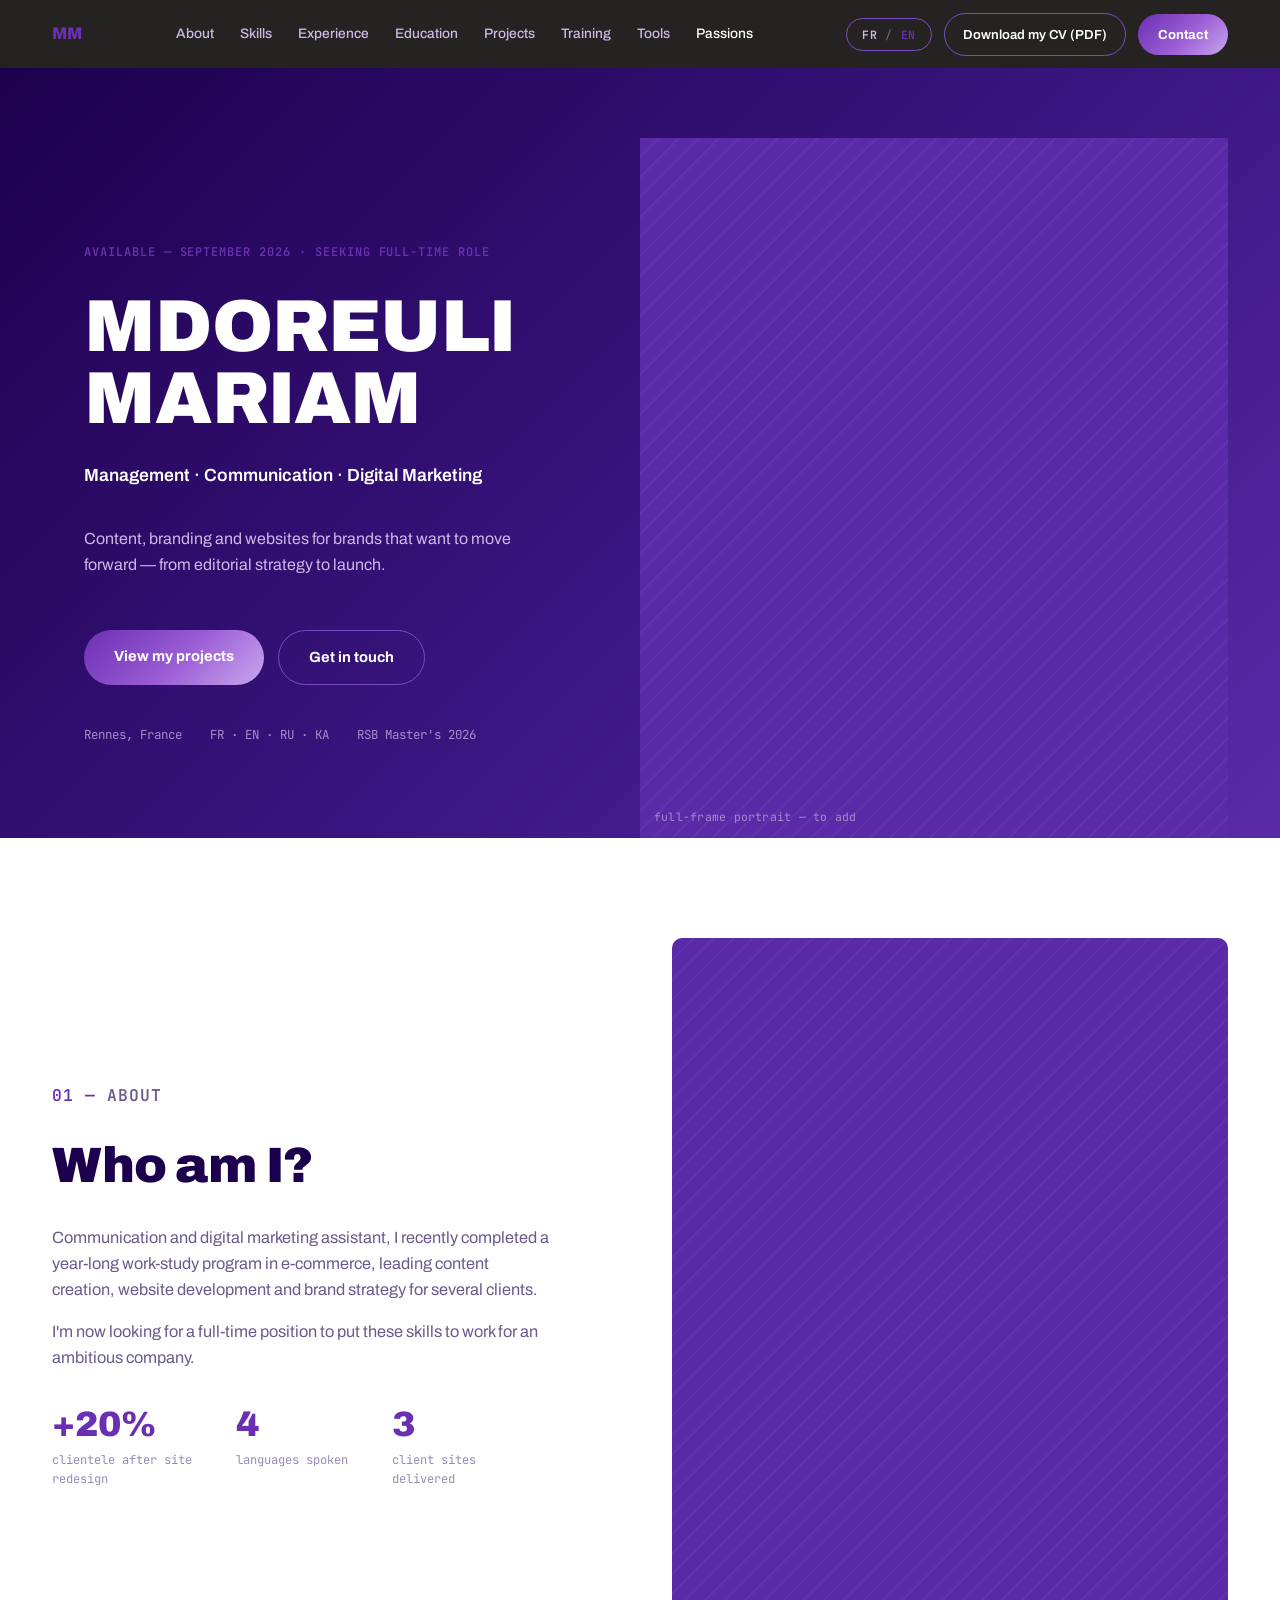
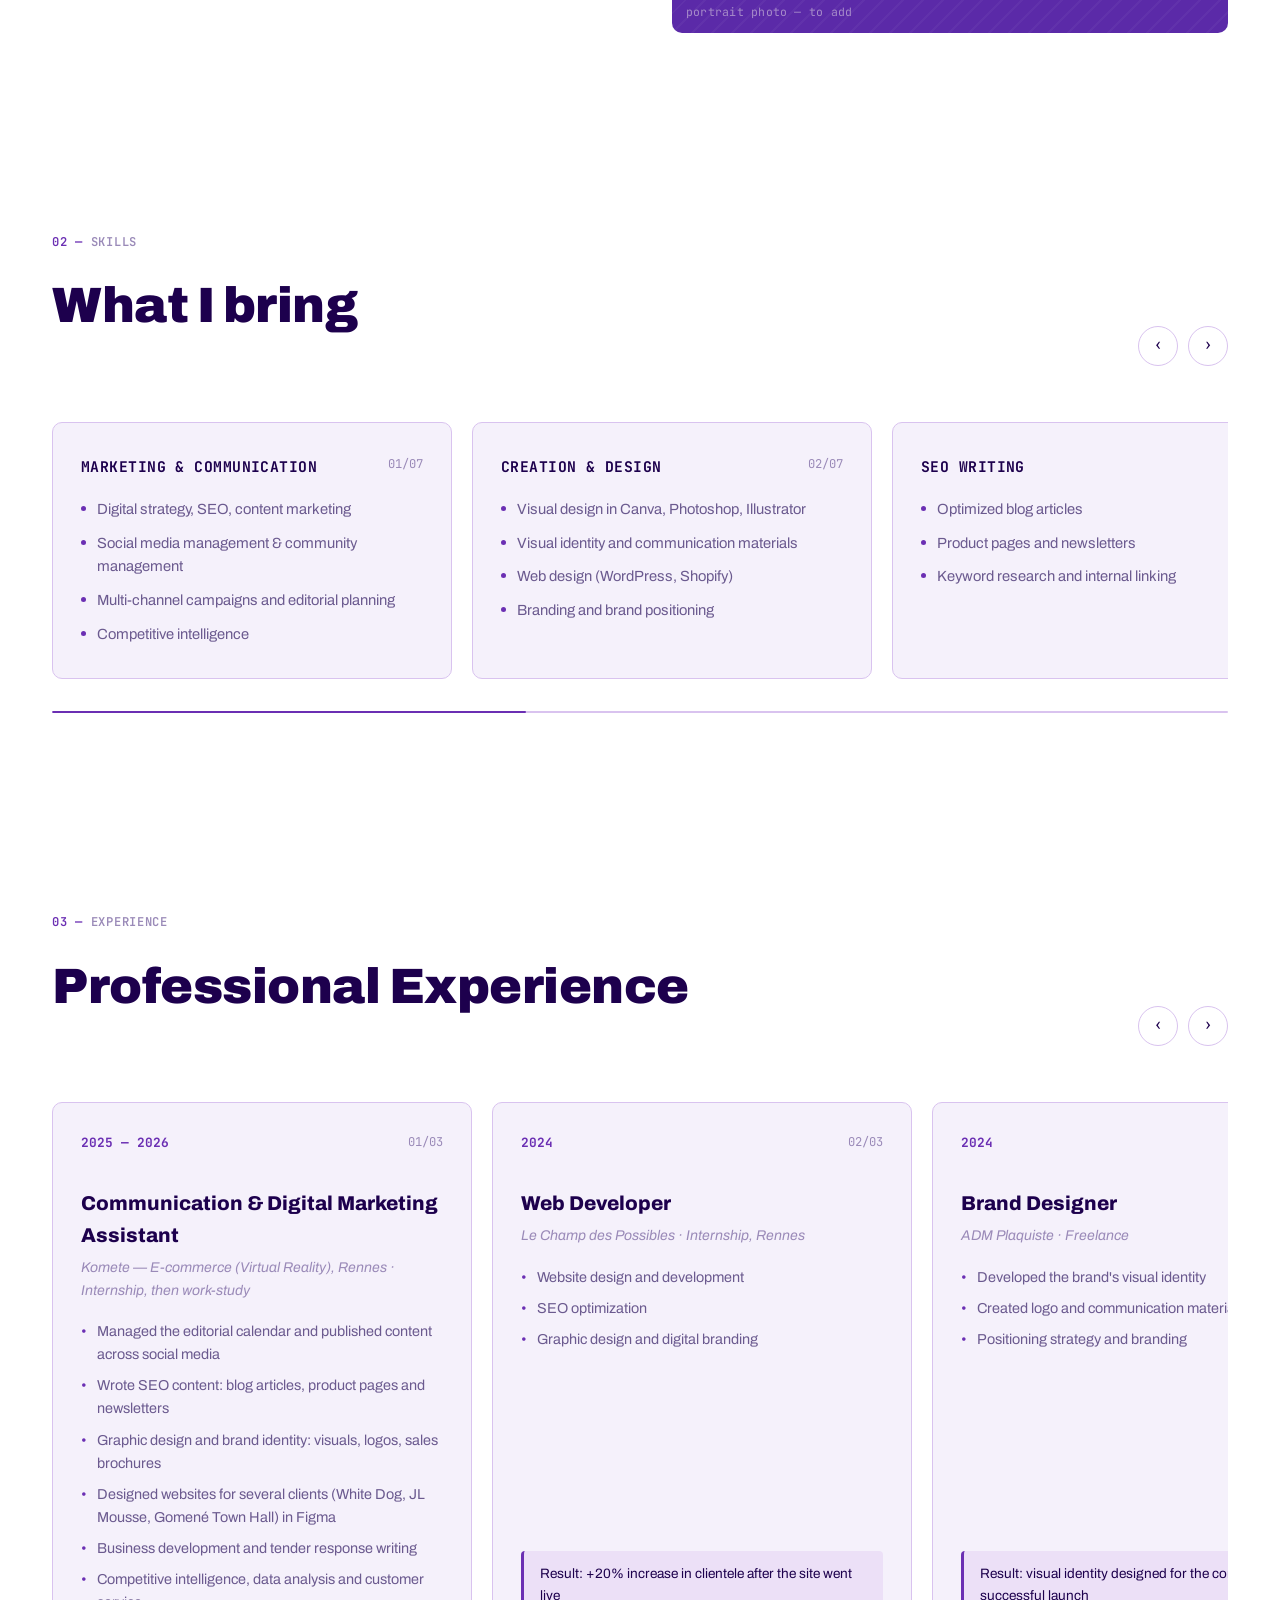
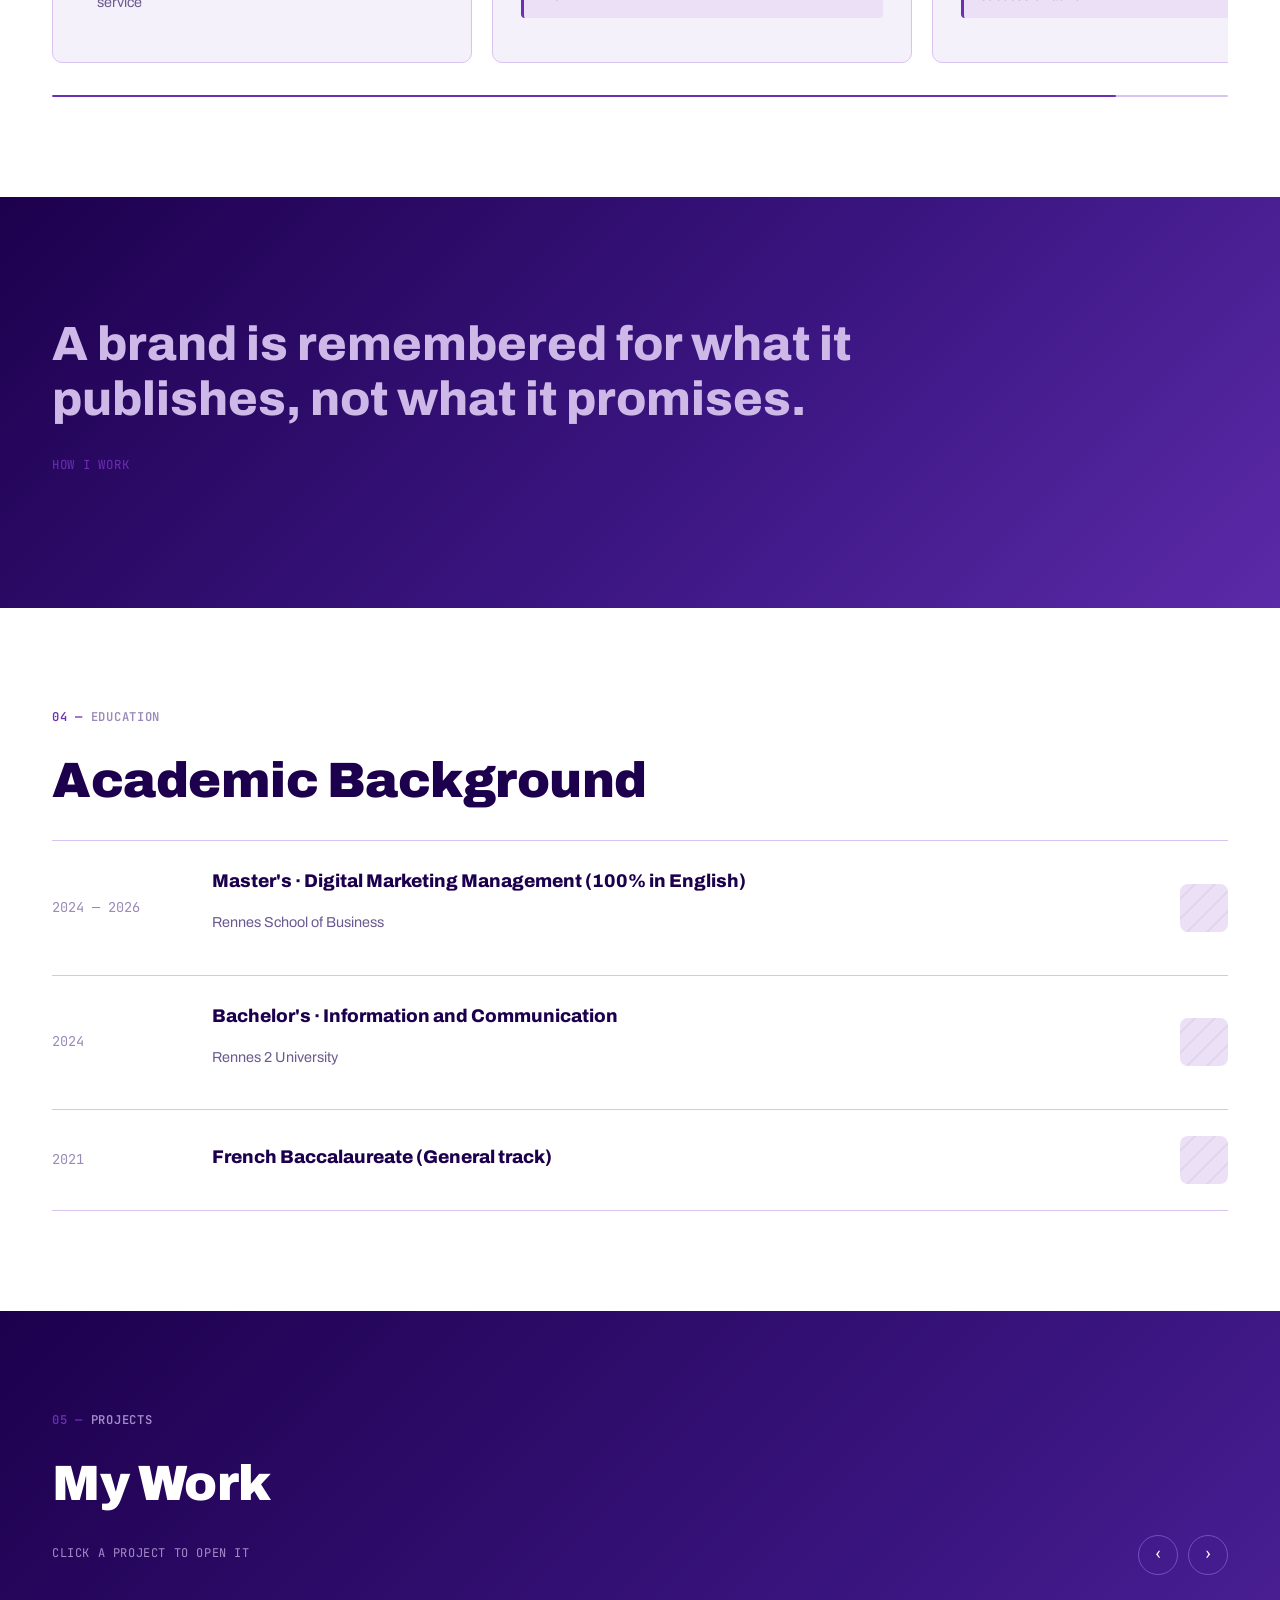
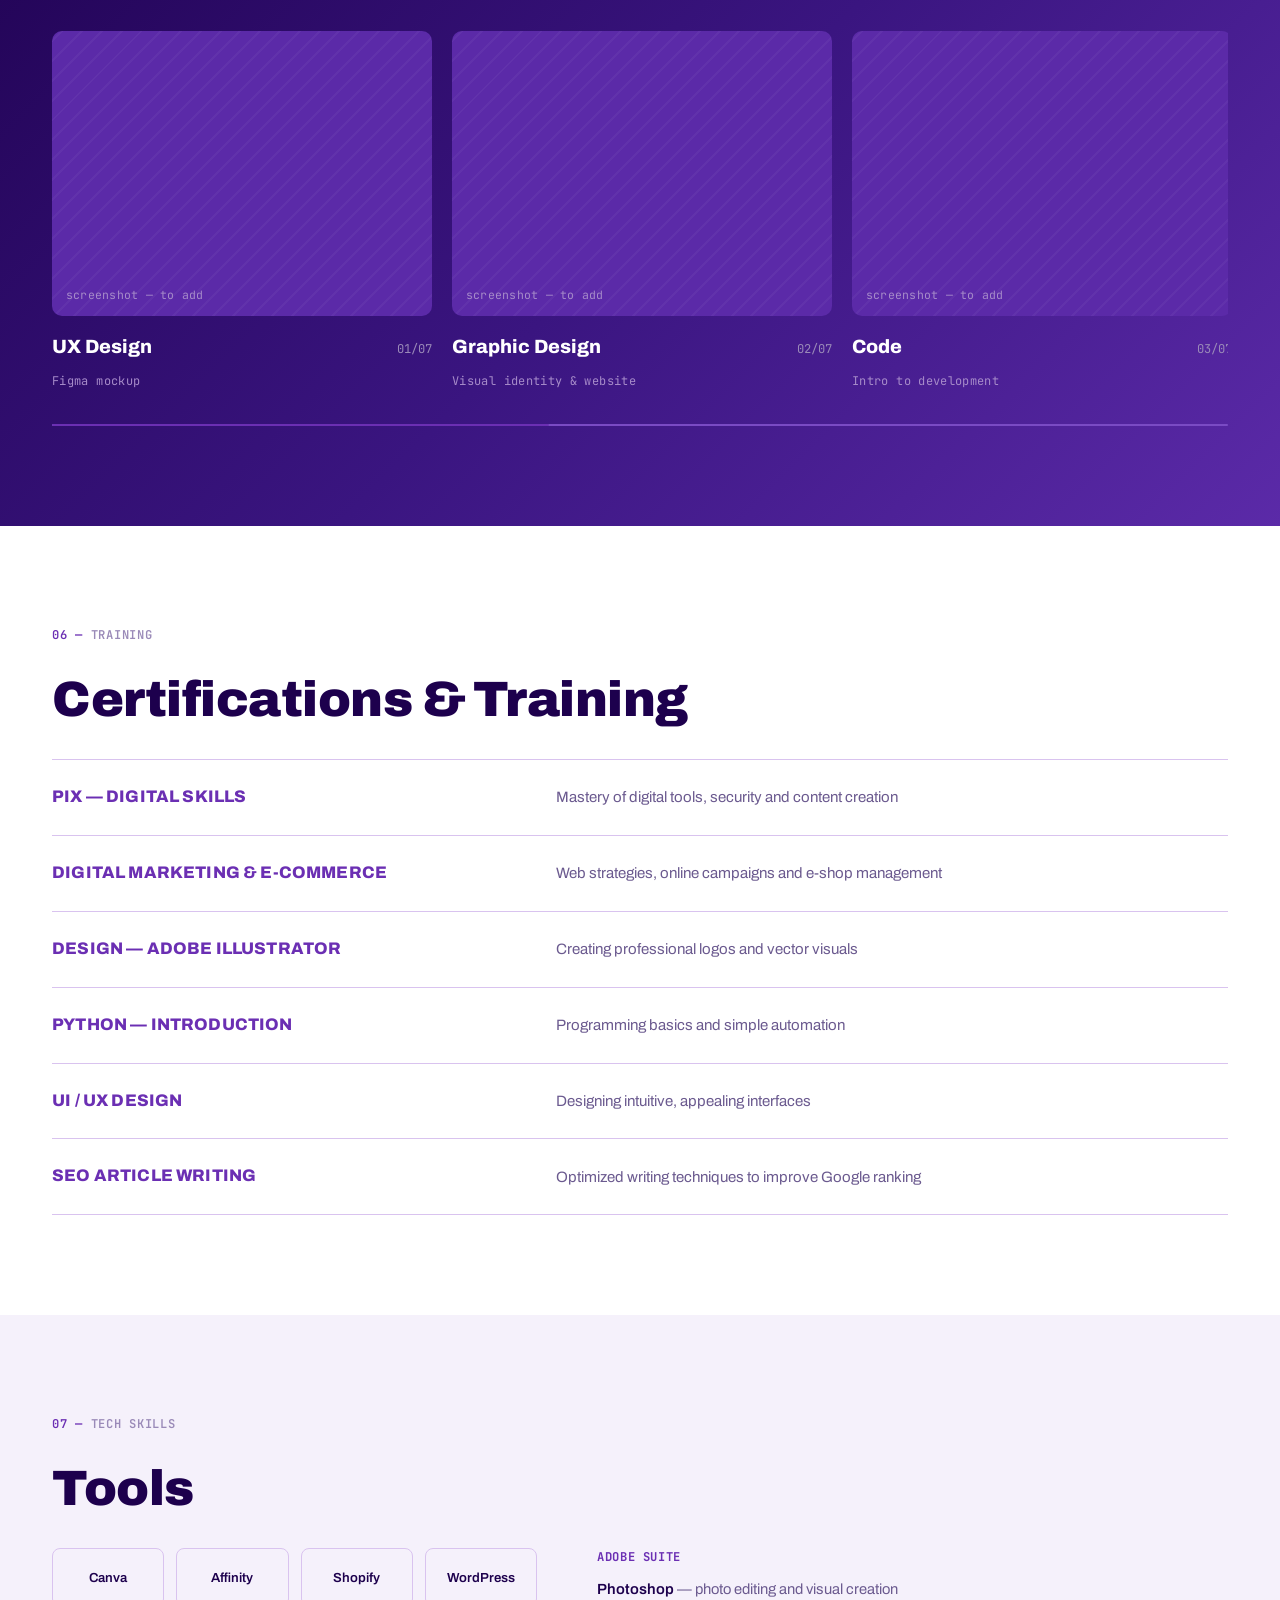
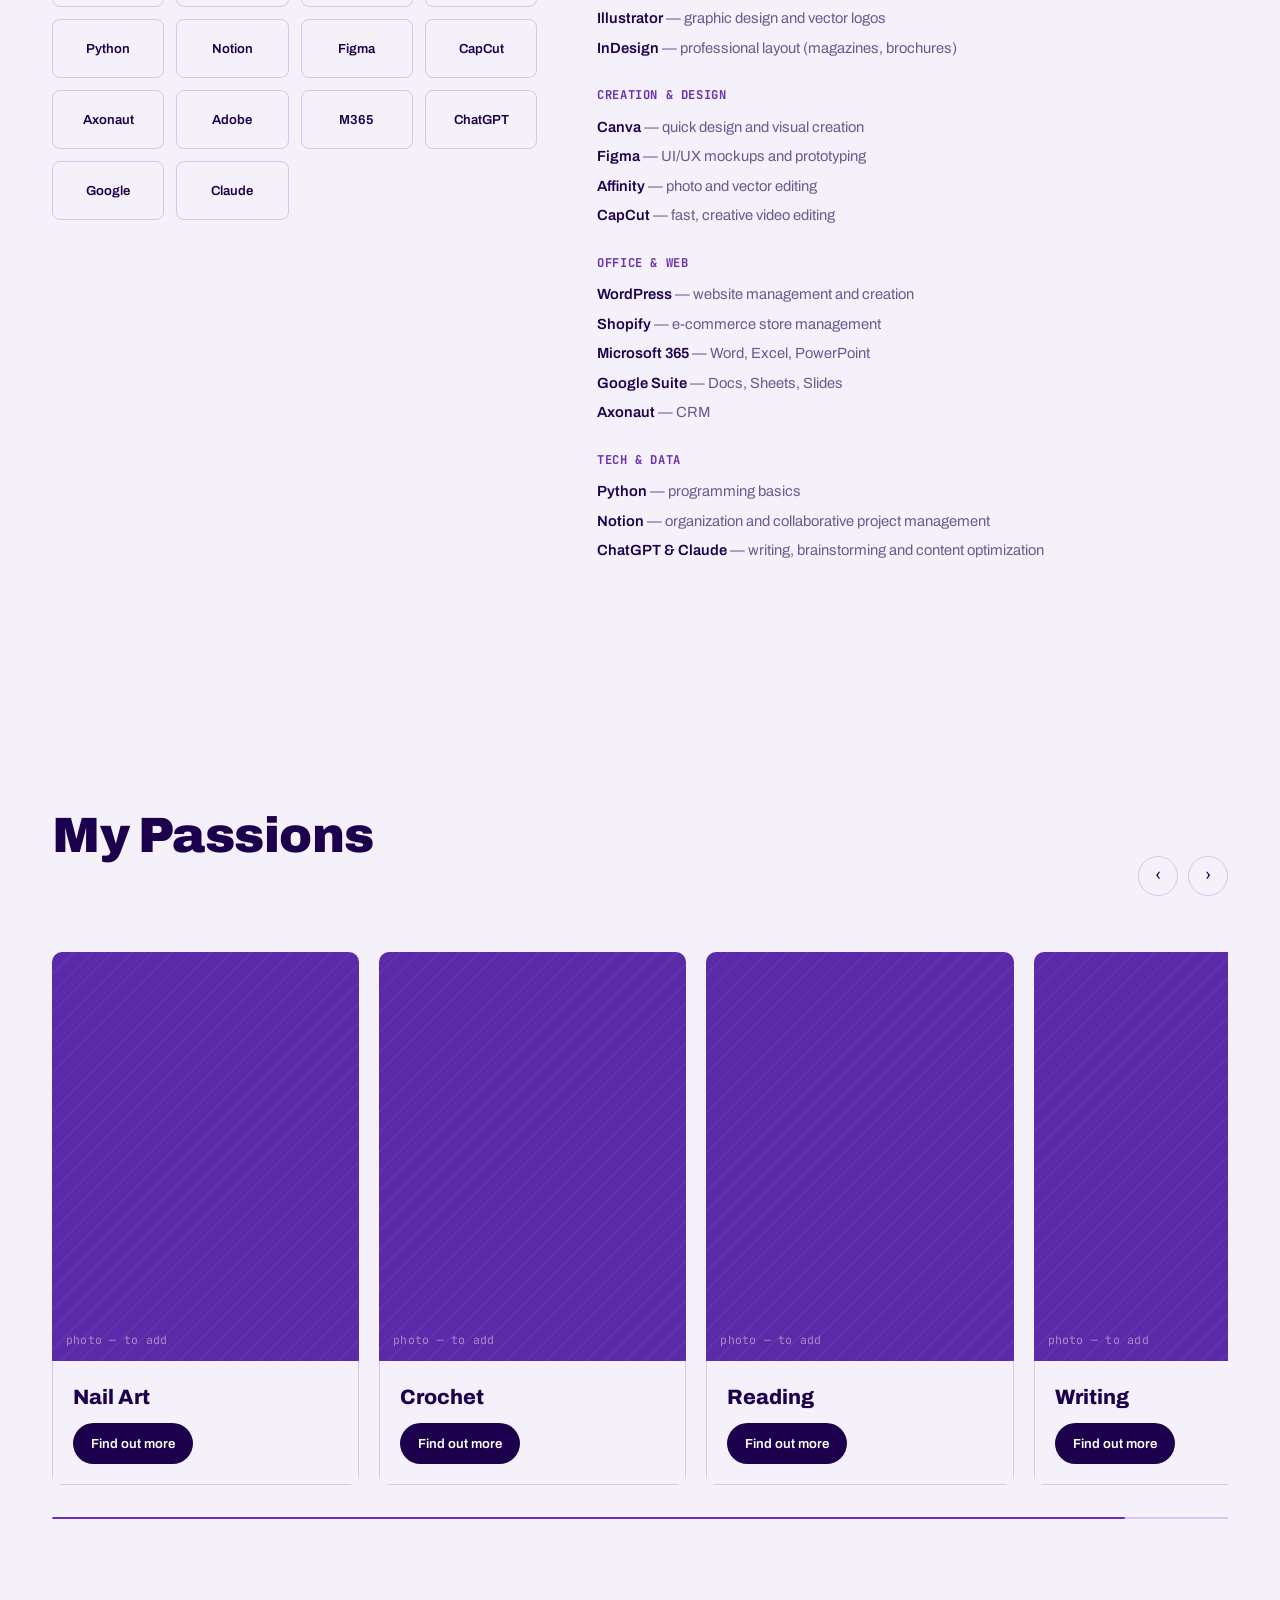
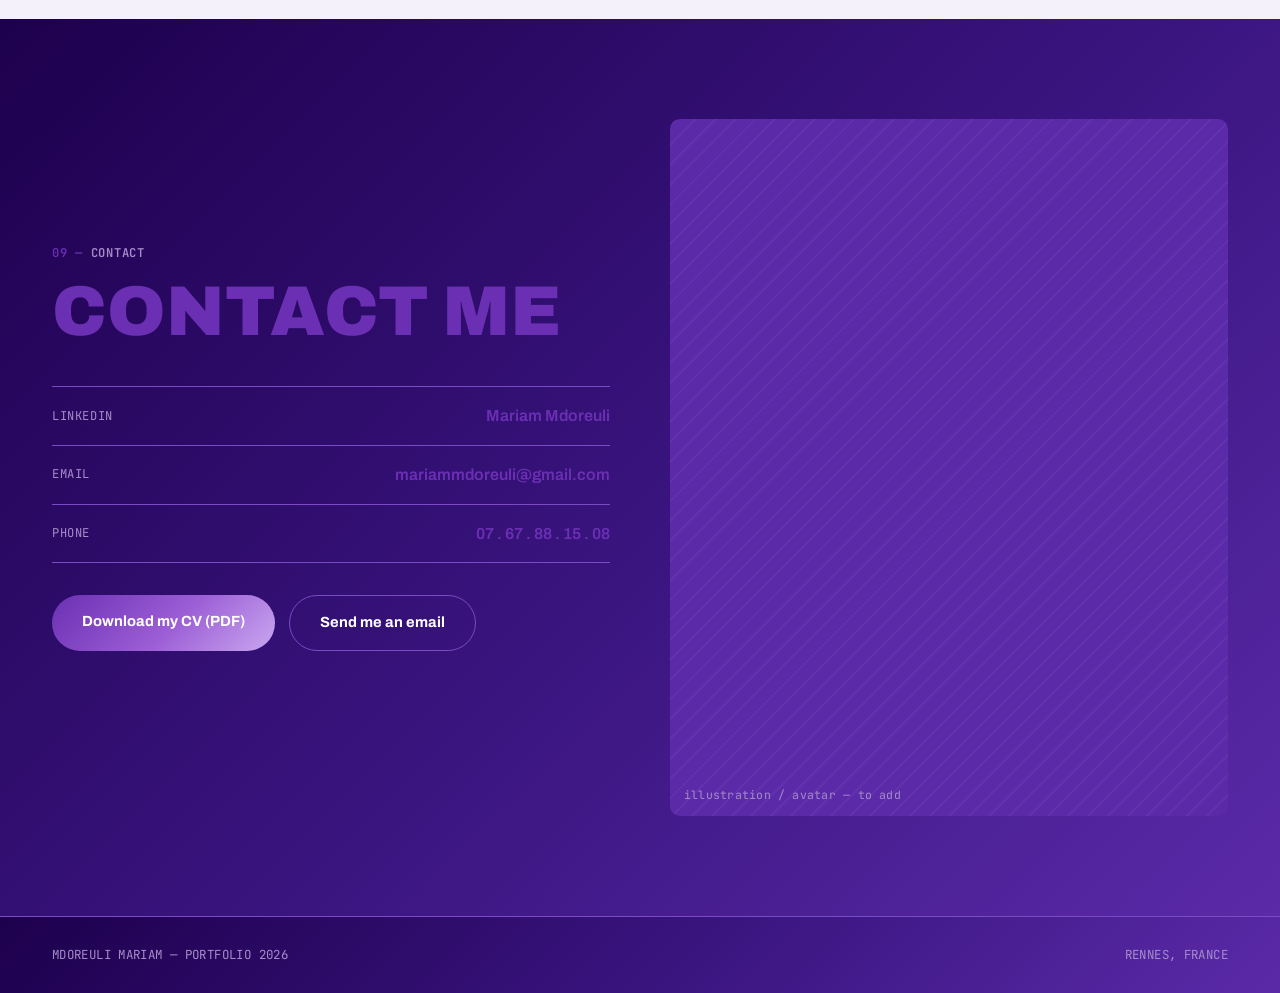
<file: index.html>
<!DOCTYPE html>
<html data-lang="fr">
<head>
<meta charset="UTF-8">
<meta name="viewport" content="width=device-width, initial-scale=1.0">
<title>Mariam Mdoreuli — Portfolio</title>
<meta name="description" content="Mariam Mdoreuli — Management, Communication &amp; Marketing Digital. Portfolio, expériences et réalisations.">
<link rel="icon" href="assets/favicon.svg" type="image/svg+xml">
<link rel="preconnect" href="https://fonts.googleapis.com">
<link rel="preconnect" href="https://fonts.gstatic.com" crossorigin>
<link href="https://fonts.googleapis.com/css2?family=Archivo:wght@400;500;600;700;800;900&family=JetBrains+Mono:wght@400;500;600;700&display=swap" rel="stylesheet">
<link rel="stylesheet" href="css/style.css">
</head>
<body>

<a class="skip-link" href="#main"><span lang="fr">Aller au contenu</span><span lang="en">Skip to content</span></a>

<header class="site-header" id="top">
  <div class="container header-inner">
    <a href="#top" class="logo">MM</a>

    <nav class="main-nav" id="main-nav">
      <a href="#profil"><span lang="fr">Profil</span><span lang="en">About</span></a>
      <a href="#competences"><span lang="fr">Compétences</span><span lang="en">Skills</span></a>
      <a href="#experiences"><span lang="fr">Expériences</span><span lang="en">Experience</span></a>
      <a href="#education"><span lang="fr">Education</span><span lang="en">Education</span></a>
      <a href="#projets"><span lang="fr">Projets</span><span lang="en">Projects</span></a>
      <a href="#formations"><span lang="fr">Formations</span><span lang="en">Training</span></a>
      <a href="#outils"><span lang="fr">Outils</span><span lang="en">Tools</span></a>
      <a href="#passions"><span lang="fr">Passions</span><span lang="en">Passions</span></a>
    </nav>

    <div class="header-actions">
      <button class="lang-toggle" type="button" aria-label="Change language">
        <span class="lang-option" data-set-lang="fr">FR</span>
        <span class="lang-sep">/</span>
        <span class="lang-option" data-set-lang="en">EN</span>
      </button>
      <a href="#" id="cv-link" class="btn-cv"><span lang="fr">Télécharger mon CV (PDF)</span><span lang="en">Download my CV (PDF)</span></a>
      <a href="#contact" class="btn-contact-pill"><span lang="fr">Contact</span><span lang="en">Contact</span></a>
      <button id="nav-toggle" class="nav-toggle" aria-label="Menu" aria-expanded="false" type="button">
        <span></span><span></span><span></span>
      </button>
    </div>
  </div>
</header>

<main id="main">

  <!-- HERO -->
  <section class="hero">
    <div class="container hero-inner">
      <div class="hero-text" id="hero-text">
        <p class="hero-eyebrow" data-reveal>…</p>
      </div>
      <div class="hero-visual" id="hero-visual"></div>
    </div>
  </section>

  <!-- PROFIL -->
  <section id="profil" class="section">
    <div class="container split">
      <div class="split-body" id="profil-body">
        <p class="section-label" data-reveal><span class="accent">01 —</span> <span lang="fr">PROFIL</span><span lang="en">ABOUT</span></p>
        <h2 class="section-title" data-reveal><span lang="fr">Qui suis-je ?</span><span lang="en">Who am I?</span></h2>
      </div>
      <div class="split-visual" id="profil-visual" data-reveal></div>
    </div>
  </section>

  <!-- COMPETENCES -->
  <section id="competences" class="section">
    <div class="container">
      <div class="section-head">
        <div class="section-head-text">
          <p class="section-label" data-reveal><span class="accent">02 —</span> <span lang="fr">COMPÉTENCES</span><span lang="en">SKILLS</span></p>
          <h2 class="section-title" data-reveal><span lang="fr">Ce que je sais faire</span><span lang="en">What I bring</span></h2>
        </div>
        <div class="carousel-nav" data-reveal>
          <button class="carousel-btn" data-prev aria-label="Previous">‹</button>
          <button class="carousel-btn" data-next aria-label="Next">›</button>
        </div>
      </div>

      <div data-carousel>
        <div class="carousel-track" id="skills-track"></div>
        <div class="carousel-progress"><div class="carousel-progress-bar"></div></div>
      </div>
    </div>
  </section>

  <!-- EXPERIENCES -->
  <section id="experiences" class="section section-white">
    <div class="container">
      <div class="section-head">
        <div class="section-head-text">
          <p class="section-label" data-reveal><span class="accent">03 —</span> <span lang="fr">EXPÉRIENCES</span><span lang="en">EXPERIENCE</span></p>
          <h2 class="section-title" data-reveal><span lang="fr">Expériences professionnelles</span><span lang="en">Professional Experience</span></h2>
        </div>
        <div class="carousel-nav" data-reveal>
          <button class="carousel-btn" data-prev aria-label="Previous">‹</button>
          <button class="carousel-btn" data-next aria-label="Next">›</button>
        </div>
      </div>

      <div data-carousel>
        <div class="carousel-track" id="experiences-track"></div>
        <div class="carousel-progress"><div class="carousel-progress-bar"></div></div>
      </div>
    </div>
  </section>

  <!-- QUOTE -->
  <section class="section section-dark quote-section" id="quote-section"></section>

  <!-- EDUCATION -->
  <section id="education" class="section">
    <div class="container">
      <p class="section-label" data-reveal><span class="accent">04 —</span> <span lang="fr">EDUCATION</span><span lang="en">EDUCATION</span></p>
      <h2 class="section-title" data-reveal><span lang="fr">Parcours académique</span><span lang="en">Academic Background</span></h2>
      <div class="edu-list" id="education-list"></div>
    </div>
  </section>

  <!-- PROJETS -->
  <section id="projets" class="section section-dark">
    <div class="container">
      <div class="section-head">
        <div class="section-head-text">
          <p class="section-label" data-reveal><span class="accent">05 —</span> <span lang="fr">PROJETS</span><span lang="en">PROJECTS</span></p>
          <h2 class="section-title" data-reveal><span lang="fr">Mes réalisations</span><span lang="en">My Work</span></h2>
          <p class="projects-hint" data-reveal><span lang="fr">Cliquez sur un projet pour l'ouvrir</span><span lang="en">Click a project to open it</span></p>
        </div>
        <div class="carousel-nav" data-reveal>
          <button class="carousel-btn" data-prev aria-label="Previous">‹</button>
          <button class="carousel-btn" data-next aria-label="Next">›</button>
        </div>
      </div>

      <div data-carousel>
        <div class="carousel-track" id="projects-track"></div>
        <div class="carousel-progress"><div class="carousel-progress-bar"></div></div>
      </div>
    </div>
  </section>

  <!-- FORMATIONS -->
  <section id="formations" class="section">
    <div class="container">
      <p class="section-label" data-reveal><span class="accent">06 —</span> <span lang="fr">FORMATIONS</span><span lang="en">TRAINING</span></p>
      <h2 class="section-title" data-reveal><span lang="fr">Certifications &amp; formations</span><span lang="en">Certifications &amp; Training</span></h2>
      <div class="formation-list" id="formations-list"></div>
    </div>
  </section>

  <!-- OUTILS -->
  <section id="outils" class="section section-soft">
    <div class="container">
      <p class="section-label" data-reveal><span class="accent">07 —</span> <span lang="fr">COMPÉTENCES TECH</span><span lang="en">TECH SKILLS</span></p>
      <h2 class="section-title" data-reveal><span lang="fr">Outils</span><span lang="en">Tools</span></h2>

      <div class="tools-layout">
        <div class="tool-badges" id="tool-badges" data-reveal></div>
        <div class="tool-groups" id="tool-groups" data-reveal></div>
      </div>
    </div>
  </section>

  <!-- PASSIONS -->
  <section id="passions" class="section section-soft">
    <div class="container">
      <div class="section-head">
        <div class="section-head-text">
          <p class="section-label" data-reveal><span class="accent">08 —</span> <span lang="fr">OCCUPATIONS</span><span lang="en">HOBBIES</span></p>
          <h2 class="section-title" data-reveal><span lang="fr">Mes passions</span><span lang="en">My Passions</span></h2>
        </div>
        <div class="carousel-nav" data-reveal>
          <button class="carousel-btn" data-prev aria-label="Previous">‹</button>
          <button class="carousel-btn" data-next aria-label="Next">›</button>
        </div>
      </div>

      <div data-carousel>
        <div class="carousel-track" id="passions-track"></div>
        <div class="carousel-progress"><div class="carousel-progress-bar"></div></div>
      </div>
    </div>
  </section>

  <!-- CUSTOM SECTIONS (added from /admin, none by default) -->
  <div id="custom-sections"></div>

  <!-- CONTACT -->
  <section id="contact" class="section section-dark">
    <div class="container contact-split">
      <div>
        <p class="section-label" data-reveal><span class="accent">09 —</span> <span lang="fr">CONTACT</span><span lang="en">CONTACT</span></p>
        <h2 class="contact-title" data-reveal>Contact me</h2>
        <div class="contact-rows" id="contact-rows" data-reveal></div>
        <div class="hero-cta" id="contact-cta" data-reveal></div>
      </div>
      <div class="contact-visual" id="contact-visual" data-reveal></div>
    </div>
  </section>

</main>

<footer class="site-footer">
  <div class="container footer-inner" id="footer-inner"></div>
</footer>

<script src="js/script.js"></script>
<script src="js/content.js"></script>
<script src="https://identity.netlify.com/v1/netlify-identity-widget.js"></script>
<script>
  if (window.netlifyIdentity) {
    window.netlifyIdentity.on("init", function (user) {
      if (!user) {
        window.netlifyIdentity.on("login", function () {
          document.location.href = "/admin/";
        });
      }
    });
  }
</script>
</body>
</html>
</file>
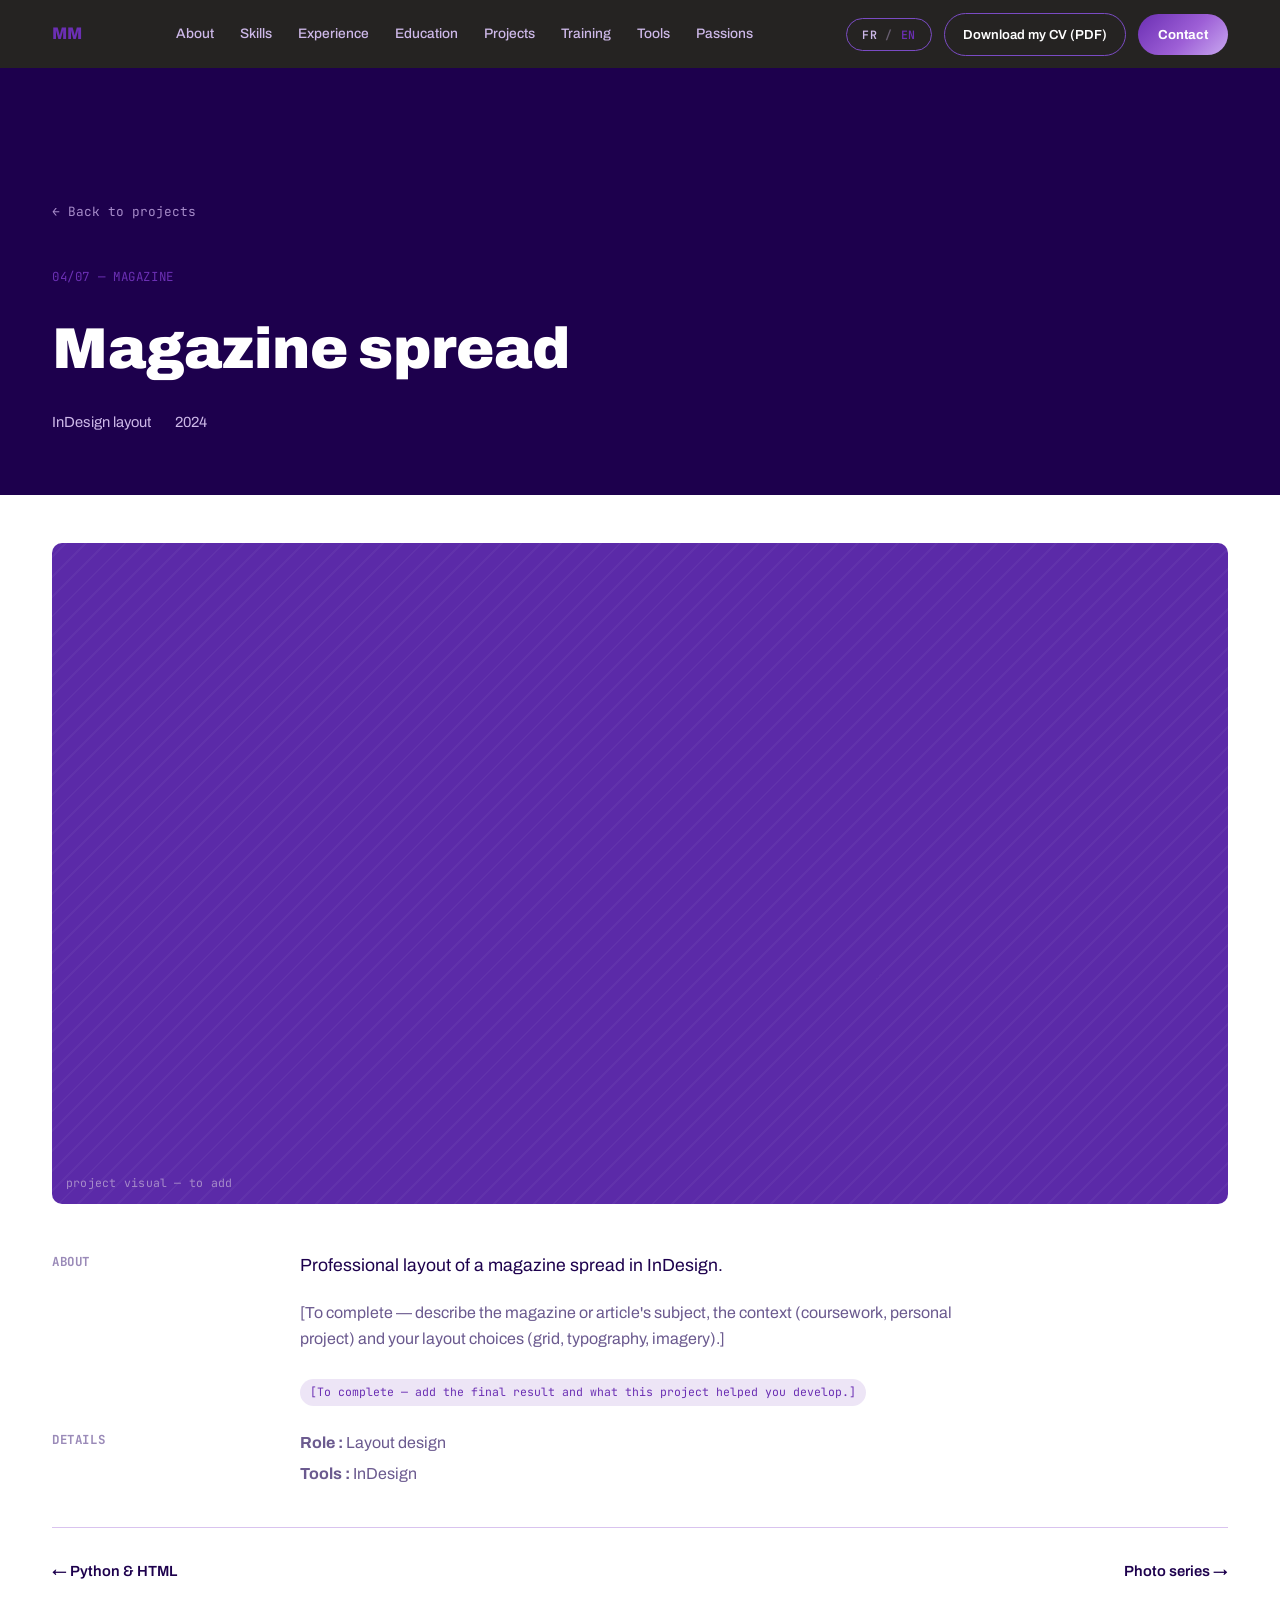
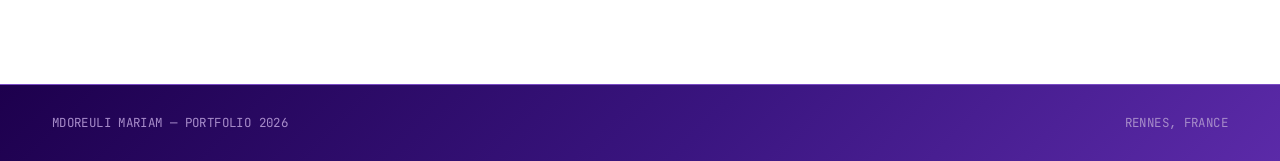
<file: projects/magazine.html>
<!DOCTYPE html>
<html data-lang="fr">
<head>
<meta charset="UTF-8">
<meta name="viewport" content="width=device-width, initial-scale=1.0">
<title>Double page magazine — Mariam Mdoreuli</title>
<meta name="description" content="Mise en page professionnelle d'une double page de magazine sur InDesign.">
<link rel="icon" href="../assets/favicon.svg" type="image/svg+xml">
<link rel="preconnect" href="https://fonts.googleapis.com">
<link rel="preconnect" href="https://fonts.gstatic.com" crossorigin>
<link href="https://fonts.googleapis.com/css2?family=Archivo:wght@400;500;600;700;800;900&family=JetBrains+Mono:wght@400;500;600;700&display=swap" rel="stylesheet">
<link rel="stylesheet" href="../css/style.css">
</head>
<body>

<a class="skip-link" href="#main"><span lang="fr">Aller au contenu</span><span lang="en">Skip to content</span></a>

<header class="site-header">
  <div class="container header-inner">
    <a href="../index.html#top" class="logo">MM</a>
    <nav class="main-nav" id="main-nav">
      <a href="../index.html#profil"><span lang="fr">Profil</span><span lang="en">About</span></a>
      <a href="../index.html#competences"><span lang="fr">Compétences</span><span lang="en">Skills</span></a>
      <a href="../index.html#experiences"><span lang="fr">Expériences</span><span lang="en">Experience</span></a>
      <a href="../index.html#education"><span lang="fr">Education</span><span lang="en">Education</span></a>
      <a href="../index.html#projets"><span lang="fr">Projets</span><span lang="en">Projects</span></a>
      <a href="../index.html#formations"><span lang="fr">Formations</span><span lang="en">Training</span></a>
      <a href="../index.html#outils"><span lang="fr">Outils</span><span lang="en">Tools</span></a>
      <a href="../index.html#passions"><span lang="fr">Passions</span><span lang="en">Passions</span></a>
    </nav>
    <div class="header-actions">
      <button class="lang-toggle" type="button" aria-label="Change language">
        <span class="lang-option" data-set-lang="fr">FR</span>
        <span class="lang-sep">/</span>
        <span class="lang-option" data-set-lang="en">EN</span>
      </button>
      <a href="#" class="btn-cv"><span lang="fr">Télécharger mon CV (PDF)</span><span lang="en">Download my CV (PDF)</span></a>
      <a href="../index.html#contact" class="btn-contact-pill"><span lang="fr">Contact</span><span lang="en">Contact</span></a>
      <button id="nav-toggle" class="nav-toggle" aria-label="Menu" aria-expanded="false" type="button">
        <span></span><span></span><span></span>
      </button>
    </div>
  </div>
</header>

<main id="main">
  <section class="project-hero">
    <div class="container">
      <a class="back-link" href="../index.html#projets">&larr; <span lang="fr">Retour aux réalisations</span><span lang="en">Back to projects</span></a>
      <p class="project-hero-tag">04/07 — <span lang="fr">Magazine</span><span lang="en">Magazine</span></p>
      <h1><span lang="fr">Double page magazine</span><span lang="en">Magazine spread</span></h1>
      <div class="project-hero-meta">
        <span><span lang="fr">Mise en page InDesign</span><span lang="en">InDesign layout</span></span>
        <span>2024</span>
      </div>
    </div>
  </section>

  <section class="project-figure">
    <div class="container">
      <div class="ph"><span class="ph-caption"><span lang="fr">visuel du projet — à ajouter</span><span lang="en">project visual — to add</span></span></div>
    </div>
  </section>

  <section class="project-body">
    <div class="container project-body-grid">
      <h2><span lang="fr">À propos</span><span lang="en">About</span></h2>
      <div>
        <p class="lede"><span lang="fr">Mise en page professionnelle d'une double page de magazine sur InDesign.</span><span lang="en">Professional layout of a magazine spread in InDesign.</span></p>
        <div lang="fr"><p>[À compléter — décris le sujet du magazine ou de l'article, le contexte de réalisation (cours, projet perso) et tes choix de mise en page (grille, typographie, images).]</p><p class="todo-flag">[À compléter — ajoute le résultat final et ce que ce projet t'a permis de développer.]</p></div>
        <div lang="en"><p>[To complete — describe the magazine or article's subject, the context (coursework, personal project) and your layout choices (grid, typography, imagery).]</p><p class="todo-flag">[To complete — add the final result and what this project helped you develop.]</p></div>
      </div>
    </div>
    <div class="container project-body-grid" style="margin-top:8px;">
      <h2><span lang="fr">Détails</span><span lang="en">Details</span></h2>
      <div>
        <p style="margin:0 0 6px;"><strong><span lang="fr">Rôle</span><span lang="en">Role</span> :</strong> <span lang="fr">Mise en page</span><span lang="en">Layout design</span></p>
        <p style="margin:0;"><strong><span lang="fr">Outils</span><span lang="en">Tools</span> :</strong> InDesign</p>
      </div>
    </div>
    <div class="container">
      <div class="project-nav-footer">
        <a href="code.html">&larr; <span lang="fr">Python & HTML</span><span lang="en">Python & HTML</span></a>
        <a href="photo.html"><span lang="fr">Série photo</span><span lang="en">Photo series</span> &rarr;</a>
      </div>
    </div>
  </section>
</main>

<footer class="site-footer">
  <div class="container footer-inner">
    <span>MDOREULI MARIAM — <span lang="fr">PORTFOLIO</span><span lang="en">PORTFOLIO</span> <span id="year"></span></span>
    <span>RENNES, FRANCE</span>
  </div>
</footer>

<script src="../js/script.js"></script>
</body>
</html>
</file>
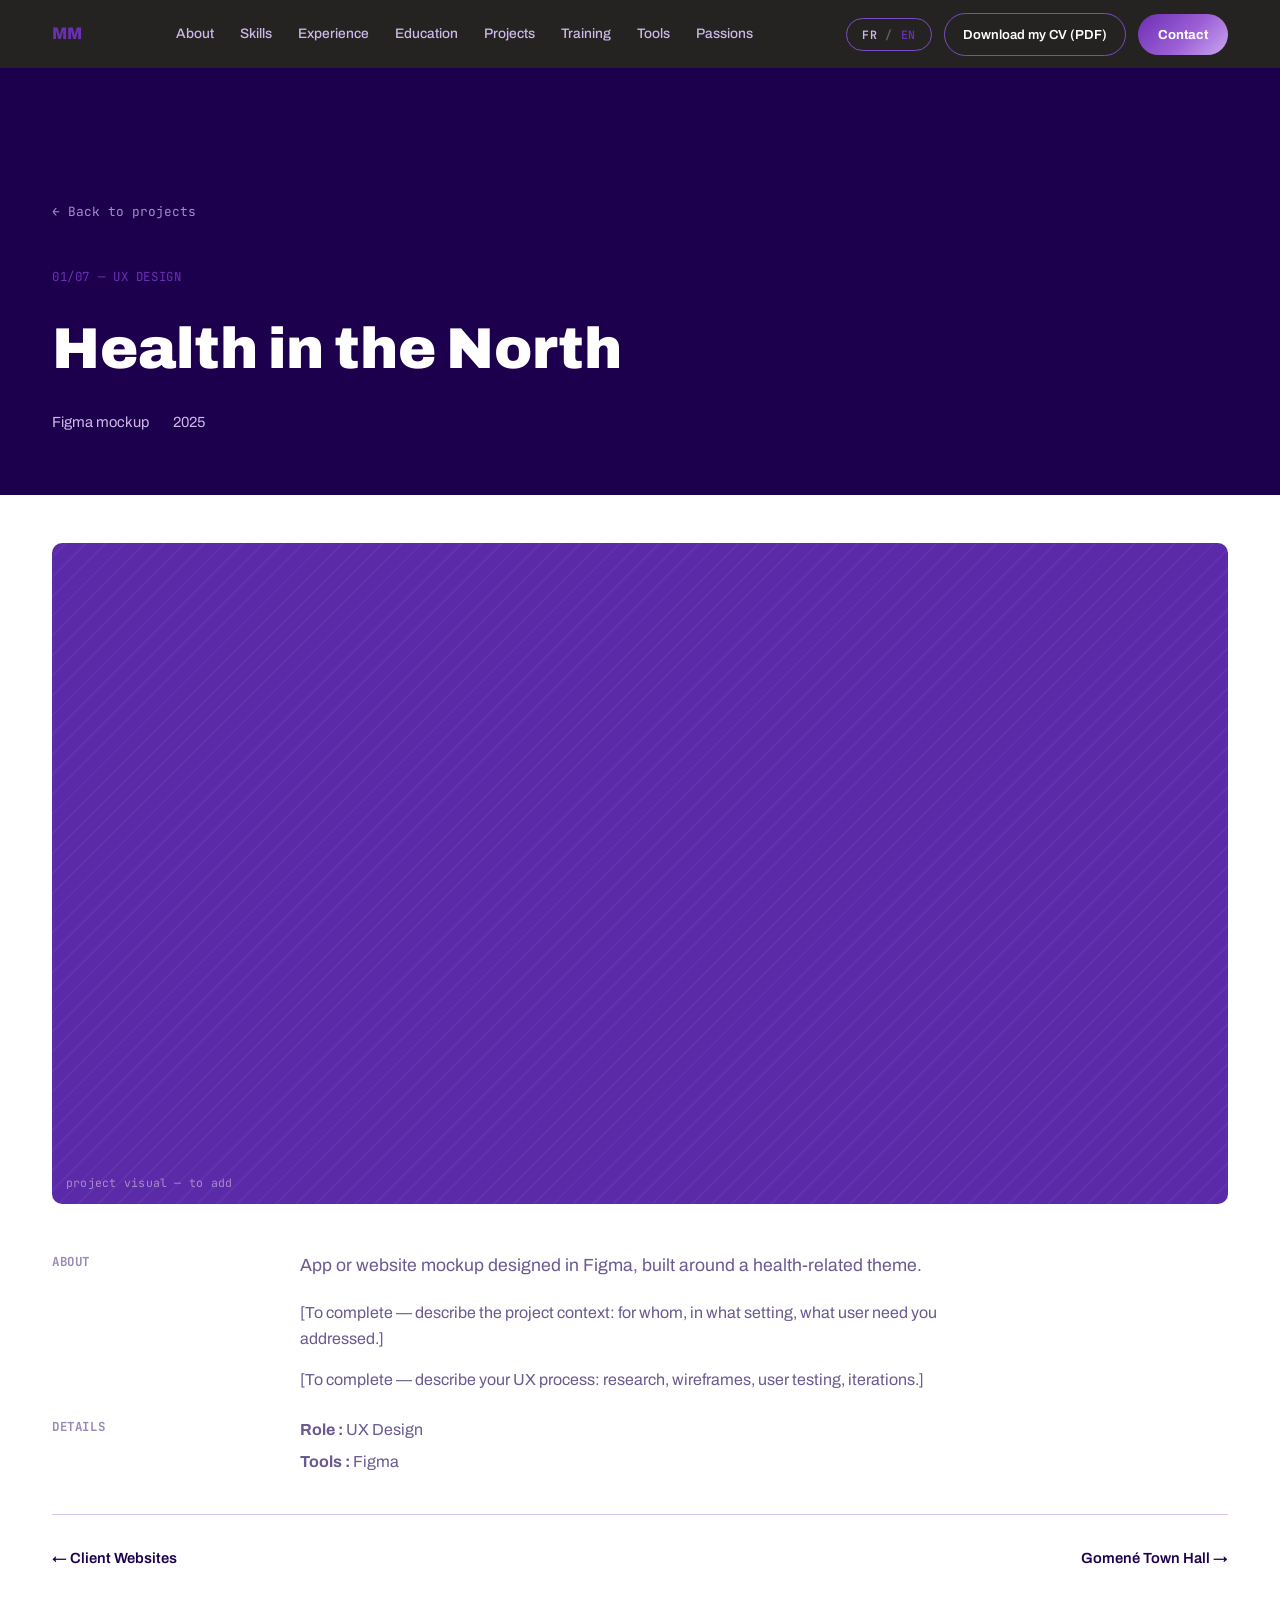
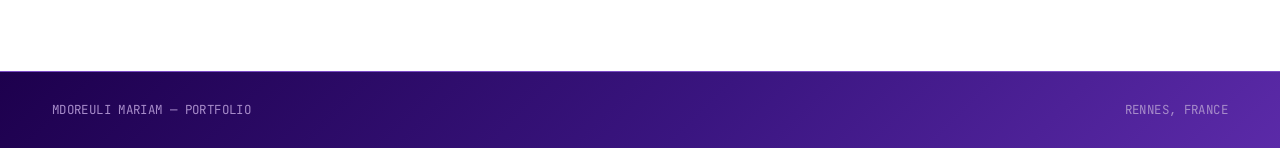
<file: projects/project.html>
<!DOCTYPE html>
<html data-lang="fr">
<head>
<meta charset="UTF-8">
<meta name="viewport" content="width=device-width, initial-scale=1.0">
<title id="page-title">Projet — Mariam Mdoreuli</title>
<meta name="description" content="Réalisation de Mariam Mdoreuli.">
<link rel="icon" href="../assets/favicon.svg" type="image/svg+xml">
<link rel="preconnect" href="https://fonts.googleapis.com">
<link rel="preconnect" href="https://fonts.gstatic.com" crossorigin>
<link href="https://fonts.googleapis.com/css2?family=Archivo:wght@400;500;600;700;800;900&family=JetBrains+Mono:wght@400;500;600;700&display=swap" rel="stylesheet">
<link rel="stylesheet" href="../css/style.css">
</head>
<body>

<a class="skip-link" href="#main"><span lang="fr">Aller au contenu</span><span lang="en">Skip to content</span></a>

<header class="site-header">
  <div class="container header-inner">
    <a href="../index.html#top" class="logo">MM</a>
    <nav class="main-nav" id="main-nav">
      <a href="../index.html#profil"><span lang="fr">Profil</span><span lang="en">About</span></a>
      <a href="../index.html#competences"><span lang="fr">Compétences</span><span lang="en">Skills</span></a>
      <a href="../index.html#experiences"><span lang="fr">Expériences</span><span lang="en">Experience</span></a>
      <a href="../index.html#education"><span lang="fr">Education</span><span lang="en">Education</span></a>
      <a href="../index.html#projets"><span lang="fr">Projets</span><span lang="en">Projects</span></a>
      <a href="../index.html#formations"><span lang="fr">Formations</span><span lang="en">Training</span></a>
      <a href="../index.html#outils"><span lang="fr">Outils</span><span lang="en">Tools</span></a>
      <a href="../index.html#passions"><span lang="fr">Passions</span><span lang="en">Passions</span></a>
    </nav>
    <div class="header-actions">
      <button class="lang-toggle" type="button" aria-label="Change language">
        <span class="lang-option" data-set-lang="fr">FR</span>
        <span class="lang-sep">/</span>
        <span class="lang-option" data-set-lang="en">EN</span>
      </button>
      <a href="#" id="cv-link" class="btn-cv"><span lang="fr">Télécharger mon CV (PDF)</span><span lang="en">Download my CV (PDF)</span></a>
      <a href="../index.html#contact" class="btn-contact-pill"><span lang="fr">Contact</span><span lang="en">Contact</span></a>
      <button id="nav-toggle" class="nav-toggle" aria-label="Menu" aria-expanded="false" type="button">
        <span></span><span></span><span></span>
      </button>
    </div>
  </div>
</header>

<main id="main">
  <section class="project-hero" id="project-hero">
    <div class="container">
      <a class="back-link" href="../index.html#projets">&larr; <span lang="fr">Retour aux réalisations</span><span lang="en">Back to projects</span></a>
      <p id="project-loading"><span lang="fr">Chargement…</span><span lang="en">Loading…</span></p>
    </div>
  </section>

  <section class="project-figure" id="project-figure" style="display:none;">
    <div class="container" id="project-figure-inner"></div>
  </section>

  <section class="project-body" id="project-body" style="display:none;">
    <div class="container project-body-grid">
      <h2><span lang="fr">À propos</span><span lang="en">About</span></h2>
      <div id="project-about"></div>
    </div>
    <div class="container project-body-grid" style="margin-top:8px;">
      <h2><span lang="fr">Détails</span><span lang="en">Details</span></h2>
      <div id="project-details"></div>
    </div>
    <div class="container">
      <div class="project-nav-footer" id="project-nav-footer"></div>
    </div>
  </section>
</main>

<footer class="site-footer">
  <div class="container footer-inner" id="footer-inner"></div>
</footer>

<script src="../js/script.js"></script>
<script src="../js/project.js"></script>
</body>
</html>
</file>
<file: css/style.css>
/* ---------- Design tokens ---------- */
:root {
  --dark: #1d004d;
  --dark-2: #3a1580;
  --dark-card: #5b2aa8;
  --dark-border: #7a4bc4;
  --cream: #ffffff;
  --cream-soft: #f5f1fb;
  --cream-deep: #ece0f7;
  --cream-border: #d9c3ef;
  --accent: #6b2fb3;
  --accent-2: #9d5fd6;
  --accent-light: #c9a8f0;
  --accent-soft: rgba(107, 47, 179, 0.12);
  --ink: #1d004d;
  --ink-soft: #6b5a8f;
  --ink-mute: #9a8ab8;
  --on-dark: #ffffff;
  --on-dark-soft: #cdb8e8;
  --on-dark-mute: #a68bc9;
  --gradient-dark: linear-gradient(135deg, var(--dark) 0%, var(--dark-2) 55%, var(--dark-card) 100%);
  --gradient-accent: linear-gradient(135deg, var(--accent) 0%, var(--accent-2) 55%, var(--accent-light) 100%);

  --font-display: "Archivo", "Helvetica Neue", Arial, sans-serif;
  --font-heading: var(--font-display);
  --font-body: var(--font-display);
  --font-mono: "JetBrains Mono", "Courier New", monospace;

  --container: 1240px;
  --radius: 10px;
}

/* Text size scale — set by /admin (theme.font_size) via [data-fontsize] on <html> */
html[data-fontsize="compact"] { font-size: 93.75%; }
html[data-fontsize="large"] { font-size: 112.5%; }

* { box-sizing: border-box; }
html { scroll-behavior: smooth; }

body {
  margin: 0;
  background: var(--cream);
  color: var(--ink);
  font-family: var(--font-body);
  font-weight: 400;
  line-height: 1.6;
  -webkit-font-smoothing: antialiased;
}

h1, h2, h3, .contact-title, .quote-text {
  font-family: var(--font-heading);
}

img { max-width: 100%; display: block; }
a { color: inherit; text-decoration: none; }
ul { margin: 0; padding: 0; list-style: none; }
button { font-family: inherit; }

.container {
  max-width: var(--container);
  margin: 0 auto;
  padding: 0 32px;
}

/* ---------- Language toggle ---------- */
[lang="en"] { display: none; }
html[data-lang="en"] [lang="en"] { display: inline; }
html[data-lang="en"] [lang="fr"] { display: none; }

.skip-link {
  position: absolute;
  left: -999px; top: 0;
  background: var(--accent);
  color: #fff;
  padding: 12px 20px;
  border-radius: 0 0 8px 0;
  z-index: 999;
}
.skip-link:focus { left: 0; }

/* ---------- Placeholder image blocks ---------- */
.ph {
  position: relative;
  background-color: var(--dark-card);
  background-image: repeating-linear-gradient(
    -45deg, rgba(255,255,255,0.04), rgba(255,255,255,0.04) 2px,
    transparent 2px, transparent 14px
  );
  overflow: hidden;
}
.ph.ph-light {
  background-color: var(--cream-deep);
  background-image: repeating-linear-gradient(
    -45deg, rgba(23,19,15,0.05), rgba(23,19,15,0.05) 2px,
    transparent 2px, transparent 14px
  );
}
.ph-caption {
  position: absolute;
  left: 14px; bottom: 12px;
  font-family: var(--font-mono);
  font-size: 0.72rem;
  letter-spacing: 0.02em;
  color: var(--on-dark-mute);
  z-index: 2;
}
.ph.ph-light .ph-caption { color: var(--ink-mute); }

/* ---------- Header ---------- */
.site-header {
  position: sticky;
  top: 0;
  z-index: 100;
  background: rgba(19, 17, 16, 0.92);
  backdrop-filter: blur(10px);
}
.header-inner {
  display: flex;
  align-items: center;
  justify-content: space-between;
  height: 68px;
  gap: 24px;
}
.logo {
  font-weight: 800;
  font-size: 1.05rem;
  color: var(--accent);
  letter-spacing: 0.02em;
  flex-shrink: 0;
}
.main-nav {
  display: flex;
  gap: 26px;
  flex-wrap: nowrap;
}
.main-nav a {
  font-size: 0.86rem;
  font-weight: 500;
  color: var(--on-dark-soft);
  white-space: nowrap;
  transition: color 0.2s ease;
}
.main-nav a:hover, .main-nav a.is-active { color: var(--on-dark); }

.header-actions {
  display: flex;
  align-items: center;
  gap: 12px;
  flex-shrink: 0;
}
.lang-toggle {
  display: flex;
  align-items: center;
  gap: 5px;
  background: transparent;
  border: 1px solid var(--dark-border);
  border-radius: 999px;
  padding: 7px 12px;
  font-family: var(--font-mono);
  font-size: 0.72rem;
  font-weight: 600;
  cursor: pointer;
  color: var(--on-dark-soft);
  letter-spacing: 0.05em;
}
.lang-option { padding: 1px 3px; }
.lang-sep { opacity: 0.4; }
html[data-lang="fr"] .lang-option[data-set-lang="fr"],
html[data-lang="en"] .lang-option[data-set-lang="en"] { color: var(--accent); }

.btn-cv {
  border: 1px solid var(--dark-border);
  color: var(--on-dark);
  padding: 10px 18px;
  border-radius: 999px;
  font-size: 0.82rem;
  font-weight: 600;
  white-space: nowrap;
}
.btn-cv:hover { border-color: var(--accent); }

.btn-contact-pill {
  background: var(--gradient-accent);
  color: #fff;
  padding: 10px 20px;
  border-radius: 999px;
  font-size: 0.82rem;
  font-weight: 700;
  white-space: nowrap;
}
.btn-contact-pill:hover { background: var(--dark-card); }

.nav-toggle {
  display: none;
  flex-direction: column;
  justify-content: center;
  gap: 5px;
  width: 32px; height: 32px;
  background: none; border: none; cursor: pointer;
}
.nav-toggle span {
  display: block; width: 100%; height: 2px;
  background: var(--on-dark);
  transition: transform 0.25s ease, opacity 0.25s ease;
}

/* ---------- Hero ---------- */
.hero {
  background: var(--gradient-dark);
  color: var(--on-dark);
  padding-top: 70px;
}
.hero-inner {
  display: grid;
  grid-template-columns: 1fr 1fr;
  min-height: 700px;
}
.hero-text {
  padding: 60px 32px 60px 32px;
  max-width: 620px;
  display: flex;
  flex-direction: column;
  justify-content: center;
}
.hero-eyebrow {
  font-family: var(--font-mono);
  font-size: 0.75rem;
  font-weight: 600;
  letter-spacing: 0.08em;
  color: var(--accent);
  text-transform: uppercase;
  margin-bottom: 28px;
}
.hero h1 {
  font-size: clamp(2.6rem, 6vw, 4.6rem);
  font-weight: 900;
  line-height: 0.98;
  letter-spacing: -0.01em;
  margin: 0 0 28px;
  text-transform: uppercase;
}
.hero-role {
  font-size: 1.1rem;
  font-weight: 600;
  margin: 0 0 20px;
}
.hero-lede {
  color: var(--on-dark-soft);
  font-size: 1rem;
  max-width: 460px;
  margin: 0 0 36px;
}
.hero-cta { display: flex; gap: 14px; flex-wrap: wrap; margin-bottom: 40px; }
.btn {
  display: inline-block;
  padding: 15px 30px;
  border-radius: 999px;
  font-weight: 700;
  font-size: 0.92rem;
}
.btn-primary { background: var(--gradient-accent); color: #fff; }
.btn-primary:hover { background: var(--dark-card); }
.btn-outline { border: 1px solid var(--dark-border); color: var(--on-dark); }
.btn-outline:hover { border-color: var(--on-dark); }

.hero-meta {
  display: flex; gap: 28px; flex-wrap: wrap;
  font-family: var(--font-mono);
  font-size: 0.78rem;
  color: var(--on-dark-mute);
}
.hero-visual { position: relative; }
.hero-visual .ph { position: absolute; inset: 0; }

/* ---------- Section shell ---------- */
.section { padding: 100px 0; background: var(--cream); }
.section-white { background: #fff; }
.section-dark { background: var(--gradient-dark); color: var(--on-dark); }
.section-soft { background: var(--cream-soft); }

/* ---------- Custom sections (added from /admin) ---------- */
.custom-section-image { margin-bottom: 32px; }
.custom-section-image .ph { aspect-ratio: 21 / 9; border-radius: var(--radius); }
.custom-section-body { max-width: 760px; }
.custom-section-body p {
  color: var(--ink-soft);
  font-size: 1.02rem;
  margin: 0 0 16px;
}
.section-dark .custom-section-body p { color: var(--on-dark-soft); }

/* ---------- Rich text (bold/italic/color/link from the /admin editor) ---------- */
.hero-lede a,
#profil-body a,
.custom-section-body a,
#project-about a {
  color: var(--accent);
  text-decoration: underline;
}
#profil-body div[lang] p,
#project-about div[lang] p {
  margin: 0 0 16px;
}

.section-label {
  font-family: var(--font-mono);
  font-size: 0.76rem;
  font-weight: 600;
  letter-spacing: 0.06em;
  color: var(--ink-mute);
  margin: 0 0 14px;
}
.section-dark .section-label { color: var(--on-dark-mute); }
.section-label .accent { color: var(--accent); }

.section-title {
  font-size: clamp(2rem, 4vw, 3.1rem);
  font-weight: 900;
  letter-spacing: -0.01em;
  margin: 0 0 20px;
}
.section-sub {
  font-family: var(--font-mono);
  font-size: 0.76rem;
  letter-spacing: 0.05em;
  color: var(--ink-mute);
  text-transform: uppercase;
}
.section-dark .section-sub { color: var(--on-dark-mute); }

.section-head {
  display: flex;
  align-items: flex-end;
  justify-content: space-between;
  gap: 24px;
  margin-bottom: 56px;
  flex-wrap: wrap;
}
.section-head-text { flex: 1; min-width: 260px; }

/* ---------- Profil (split) ---------- */
.split {
  display: grid;
  grid-template-columns: 1fr 1fr;
  gap: 64px;
  align-items: center;
}
.split-body p {
  color: var(--ink-soft);
  font-size: 1.02rem;
  max-width: 500px;
  margin: 0 0 18px;
}
.split-visual .ph { aspect-ratio: 4 / 5; border-radius: var(--radius); }
.stat-row { display: flex; gap: 44px; margin-top: 36px; flex-wrap: wrap; }
.stat-num {
  font-size: 2.2rem;
  font-weight: 900;
  color: var(--accent);
  line-height: 1;
  margin-bottom: 8px;
}
.stat-label {
  font-family: var(--font-mono);
  font-size: 0.76rem;
  color: var(--ink-mute);
  max-width: 140px;
}

/* ---------- Carousel ---------- */
.carousel-nav { display: flex; gap: 10px; }
.carousel-btn {
  width: 40px; height: 40px;
  border-radius: 50%;
  border: 1px solid var(--cream-border);
  background: transparent;
  color: var(--ink);
  cursor: pointer;
  font-size: 1.1rem;
  display: flex; align-items: center; justify-content: center;
  transition: border-color 0.2s ease, background 0.2s ease;
}
.section-dark .carousel-btn { border-color: var(--dark-border); color: var(--on-dark); }
.carousel-btn:hover { border-color: var(--accent); background: var(--accent-soft); }

.carousel-track {
  display: flex;
  gap: 20px;
  overflow-x: auto;
  scroll-snap-type: x mandatory;
  scrollbar-width: none;
  padding-bottom: 4px;
}
.carousel-track::-webkit-scrollbar { display: none; }
.carousel-progress {
  height: 2px;
  background: var(--cream-border);
  margin-top: 28px;
  position: relative;
  border-radius: 2px;
  overflow: hidden;
}
.section-dark .carousel-progress { background: var(--dark-border); }
.carousel-progress-bar {
  position: absolute; left: 0; top: 0; bottom: 0;
  width: 30%;
  background: var(--accent);
  border-radius: 2px;
  transition: width 0.2s ease, left 0.2s ease;
}

/* Skills carousel */
.skill-card {
  scroll-snap-align: start;
  flex: 0 0 clamp(280px, 32vw, 400px);
  background: var(--cream-soft);
  border: 1px solid var(--cream-border);
  border-radius: var(--radius);
  padding: 32px 28px;
  display: flex;
  flex-direction: column;
}
.card-top-row {
  display: flex; justify-content: space-between; align-items: flex-start;
  margin-bottom: 20px;
}
.card-eyebrow {
  font-family: var(--font-mono);
  font-weight: 700;
  font-size: 0.92rem;
  letter-spacing: 0.03em;
  color: var(--ink);
}
.card-counter {
  font-family: var(--font-mono);
  font-size: 0.76rem;
  color: var(--ink-mute);
}
.skill-card ul { display: flex; flex-direction: column; gap: 10px; }
.skill-card li {
  font-size: 0.92rem; color: var(--ink-soft);
  padding-left: 16px; position: relative;
}
.skill-card li::before {
  content: ""; position: absolute; left: 0; top: 8px;
  width: 5px; height: 5px; border-radius: 50%; background: var(--accent);
}
.lang-grid { display: flex; flex-direction: column; gap: 12px; }
.lang-row { display: flex; justify-content: space-between; font-size: 0.94rem; }
.lang-row strong { font-weight: 600; }
.lang-row em { font-style: normal; color: var(--accent); font-weight: 600; font-size: 0.82rem; }

/* Experience carousel */
.exp-card {
  scroll-snap-align: start;
  flex: 0 0 clamp(300px, 34vw, 420px);
  background: #fff;
  border: 1px solid var(--cream-border);
  border-radius: var(--radius);
  padding: 30px 28px;
  display: flex;
  flex-direction: column;
}
.section-white .exp-card { background: var(--cream-soft); }
.exp-date {
  font-family: var(--font-mono);
  font-size: 0.8rem;
  color: var(--accent);
  font-weight: 700;
}
.exp-card h3 { font-size: 1.25rem; font-weight: 800; margin: 14px 0 6px; }
.exp-org { font-size: 0.88rem; font-style: italic; color: var(--ink-mute); margin: 0 0 18px; }
.exp-card ul { display: flex; flex-direction: column; gap: 8px; margin-bottom: 18px; }
.exp-card li {
  font-size: 0.9rem; color: var(--ink-soft);
  padding-left: 16px; position: relative;
}
.exp-card li::before { content: "•"; position: absolute; left: 0; color: var(--accent); }
.exp-result {
  margin-top: auto;
  background: var(--cream-deep);
  border-left: 3px solid var(--accent);
  padding: 12px 16px;
  font-size: 0.85rem;
  color: var(--ink);
  border-radius: 4px;
}

/* ---------- Quote ---------- */
.quote-section { padding: 120px 0; }
.quote-text {
  font-size: clamp(1.8rem, 4vw, 3rem);
  font-weight: 800;
  line-height: 1.15;
  max-width: 900px;
  color: var(--on-dark-soft);
  margin: 0 0 28px;
}
.quote-text strong { color: var(--on-dark); }
.quote-label {
  font-family: var(--font-mono);
  font-size: 0.78rem;
  letter-spacing: 0.06em;
  color: var(--accent);
  text-transform: uppercase;
}

/* ---------- Education ---------- */
.edu-list { display: flex; flex-direction: column; }
.edu-row {
  display: grid;
  grid-template-columns: 140px 1fr 60px;
  gap: 20px;
  align-items: center;
  padding: 26px 0;
  border-bottom: 1px solid var(--cream-border);
}
.edu-row:first-child { border-top: 1px solid var(--cream-border); }
.edu-date { font-family: var(--font-mono); font-size: 0.85rem; color: var(--ink-mute); }
.edu-title { font-size: 1.15rem; font-weight: 800; margin: 0 0 4px; }
.edu-org { font-size: 0.9rem; color: var(--ink-soft); }
.edu-logo { justify-self: end; }
.edu-logo .ph { width: 48px; height: 48px; border-radius: 8px; }

/* ---------- Projects (dark, clickable) ---------- */
.project-card {
  scroll-snap-align: start;
  flex: 0 0 clamp(280px, 30vw, 380px);
  display: block;
}
.project-thumb {
  aspect-ratio: 4 / 3;
  border-radius: var(--radius);
  margin-bottom: 16px;
  transition: transform 0.3s ease, opacity 0.3s ease;
}
.project-card:hover .project-thumb { transform: translateY(-4px); opacity: 0.92; }
.project-meta-row {
  display: flex; justify-content: space-between; align-items: baseline;
}
.project-card h3 { font-size: 1.2rem; font-weight: 800; margin: 0 0 4px; }
.project-tag {
  font-family: var(--font-mono);
  font-size: 0.75rem;
  color: var(--on-dark-mute);
  letter-spacing: 0.03em;
}
.section-dark .project-card h3 { color: var(--on-dark); }
.projects-hint {
  font-family: var(--font-mono);
  font-size: 0.75rem;
  letter-spacing: 0.05em;
  color: var(--on-dark-mute);
  text-transform: uppercase;
}

/* ---------- Formations ---------- */
.formation-list { display: flex; flex-direction: column; }
.formation-row {
  display: grid;
  grid-template-columns: minmax(240px, 1fr) 1.4fr;
  gap: 24px;
  padding: 24px 0;
  border-bottom: 1px solid var(--cream-border);
}
.formation-row:first-child { border-top: 1px solid var(--cream-border); }
.formation-row h3 {
  font-size: 1.05rem;
  font-weight: 800;
  color: var(--accent);
  text-transform: uppercase;
  margin: 0;
  letter-spacing: 0.01em;
}
.formation-row p { margin: 0; color: var(--ink-soft); font-size: 0.94rem; align-self: center; }

/* ---------- Outils ---------- */
.tools-layout { display: grid; grid-template-columns: 1fr 1.3fr; gap: 60px; }
.tool-badges { display: grid; grid-template-columns: repeat(4, 1fr); gap: 12px; align-content: start; }
.tool-badge {
  background: var(--cream-soft);
  border: 1px solid var(--cream-border);
  border-radius: 8px;
  padding: 18px 10px;
  text-align: center;
  font-size: 0.82rem;
  font-weight: 600;
}
.tool-groups { display: flex; flex-direction: column; gap: 26px; }
.tool-group h4 {
  font-family: var(--font-mono);
  font-size: 0.76rem;
  letter-spacing: 0.05em;
  color: var(--accent);
  text-transform: uppercase;
  margin: 0 0 10px;
}
.tool-group ul { display: flex; flex-direction: column; gap: 6px; }
.tool-group li { font-size: 0.92rem; color: var(--ink-soft); }
.tool-group li strong { color: var(--ink); font-weight: 600; }

/* ---------- Passions ---------- */
.passion-card {
  scroll-snap-align: start;
  flex: 0 0 clamp(260px, 24vw, 320px);
  border-radius: var(--radius);
  overflow: hidden;
  display: flex;
  flex-direction: column;
}
.passion-thumb { aspect-ratio: 3 / 4; flex: 1; }
.passion-card h3 { font-size: 1.3rem; font-weight: 800; margin: 0; padding: 20px 20px 4px; }
.passion-card .ph-tag {
  font-family: var(--font-mono);
  font-size: 0.75rem;
  color: var(--ink-mute);
  padding: 0 20px 16px;
}
.passion-body {
  background: var(--cream-soft);
  border: 1px solid var(--cream-border);
  border-top: none;
  padding-bottom: 20px;
}
.passion-more {
  margin: 4px 20px 0;
  display: inline-block;
  background: var(--dark);
  color: var(--on-dark);
  padding: 10px 18px;
  border-radius: 999px;
  font-size: 0.82rem;
  font-weight: 600;
}

/* ---------- Contact ---------- */
.contact-split { display: grid; grid-template-columns: 1fr 1fr; gap: 60px; align-items: center; }
.contact-title {
  font-size: clamp(2.6rem, 6vw, 4.4rem);
  font-weight: 900;
  color: var(--accent);
  line-height: 0.98;
  text-transform: uppercase;
  margin: 0 0 40px;
}
.contact-rows { display: flex; flex-direction: column; margin-bottom: 32px; }
.contact-row {
  display: flex; justify-content: space-between; align-items: center;
  padding: 16px 0;
  border-bottom: 1px solid var(--dark-border);
  gap: 16px; flex-wrap: wrap;
}
.contact-row:first-child { border-top: 1px solid var(--dark-border); }
.contact-row-label {
  font-family: var(--font-mono);
  font-size: 0.76rem;
  letter-spacing: 0.05em;
  color: var(--on-dark-mute);
}
.contact-row-value { color: var(--accent); font-weight: 600; }
.contact-visual .ph { aspect-ratio: 4 / 5; border-radius: var(--radius); }

/* ---------- Footer ---------- */
.site-footer { background: var(--gradient-dark); color: var(--on-dark-mute); padding: 28px 0; border-top: 1px solid var(--dark-border); }
.footer-inner {
  display: flex; justify-content: space-between; flex-wrap: wrap; gap: 8px;
  font-family: var(--font-mono);
  font-size: 0.78rem;
  letter-spacing: 0.03em;
}

/* ---------- Project detail page ---------- */
.project-hero { background: var(--dark); color: var(--on-dark); padding: 130px 0 60px; }
.back-link {
  display: inline-flex; align-items: center; gap: 8px;
  font-family: var(--font-mono);
  font-size: 0.8rem;
  color: var(--on-dark-mute);
  margin-bottom: 32px;
}
.back-link:hover { color: var(--accent); }
.project-hero-tag {
  font-family: var(--font-mono);
  font-size: 0.78rem;
  letter-spacing: 0.05em;
  color: var(--accent);
  text-transform: uppercase;
  margin-bottom: 16px;
}
.project-hero h1 { font-size: clamp(2.2rem, 5vw, 3.6rem); font-weight: 900; margin: 0 0 16px; }
.project-hero-meta { display: flex; gap: 24px; flex-wrap: wrap; color: var(--on-dark-soft); font-size: 0.92rem; }

.project-figure { padding: 48px 0; }
.project-figure .ph { aspect-ratio: 16 / 9; border-radius: var(--radius); }

.project-body { padding-bottom: 100px; }
.project-body-grid { display: grid; grid-template-columns: 200px 1fr; gap: 48px; }
.project-body-grid h2 {
  font-family: var(--font-mono);
  font-size: 0.78rem;
  letter-spacing: 0.05em;
  color: var(--ink-mute);
  text-transform: uppercase;
  margin: 0;
}
.project-body-grid .lede { font-size: 1.1rem; color: var(--ink); margin: 0 0 20px; }
.project-body-grid p { color: var(--ink-soft); margin: 0 0 16px; max-width: 680px; }
.project-body-grid .todo-flag {
  display: inline-block;
  font-family: var(--font-mono);
  font-size: 0.72rem;
  color: var(--accent);
  background: var(--accent-soft);
  padding: 4px 10px;
  border-radius: 999px;
  margin-top: 12px;
}
.project-nav-footer {
  display: flex; justify-content: space-between;
  padding-top: 32px; margin-top: 40px;
  border-top: 1px solid var(--cream-border);
}
.project-nav-footer a { font-weight: 600; font-size: 0.92rem; }
.project-nav-footer a:hover { color: var(--accent); }

/* ---------- Reveal ---------- */
[data-reveal] { opacity: 0; transform: translateY(16px); transition: opacity 0.6s ease, transform 0.6s ease; }
[data-reveal].is-visible { opacity: 1; transform: translateY(0); }

/* ---------- Responsive ---------- */
@media (max-width: 1024px) {
  .hero-inner { grid-template-columns: 1fr; min-height: auto; }
  .hero-visual { height: 320px; order: -1; }
  .split { grid-template-columns: 1fr; gap: 36px; }
  .split-visual { order: -1; }
  .split-visual .ph { aspect-ratio: 16/9; }
  .tools-layout { grid-template-columns: 1fr; gap: 36px; }
  .contact-split { grid-template-columns: 1fr; }
  .contact-visual { order: -1; height: 260px; }
  .project-body-grid { grid-template-columns: 1fr; gap: 12px; }
}

@media (max-width: 720px) {
  .main-nav {
    position: fixed; top: 68px; left: 0; right: 0;
    background: var(--dark);
    border-bottom: 1px solid var(--dark-border);
    flex-direction: column; padding: 20px 24px 28px; gap: 16px;
    transform: translateY(-120%); opacity: 0;
    transition: transform 0.3s ease, opacity 0.3s ease;
  }
  .main-nav.is-open { transform: translateY(0); opacity: 1; }
  .nav-toggle { display: flex; }
  .nav-toggle.is-open span:nth-child(1) { transform: translateY(7px) rotate(45deg); }
  .nav-toggle.is-open span:nth-child(2) { opacity: 0; }
  .nav-toggle.is-open span:nth-child(3) { transform: translateY(-7px) rotate(-45deg); }
  .btn-cv { display: none; }
  .section { padding: 64px 0; }
  .stat-row { gap: 28px; }
  .edu-row { grid-template-columns: 1fr; gap: 6px; }
  .edu-logo { display: none; }
  .formation-row { grid-template-columns: 1fr; gap: 8px; }
  .quote-section { padding: 72px 0; }
}
</file>
